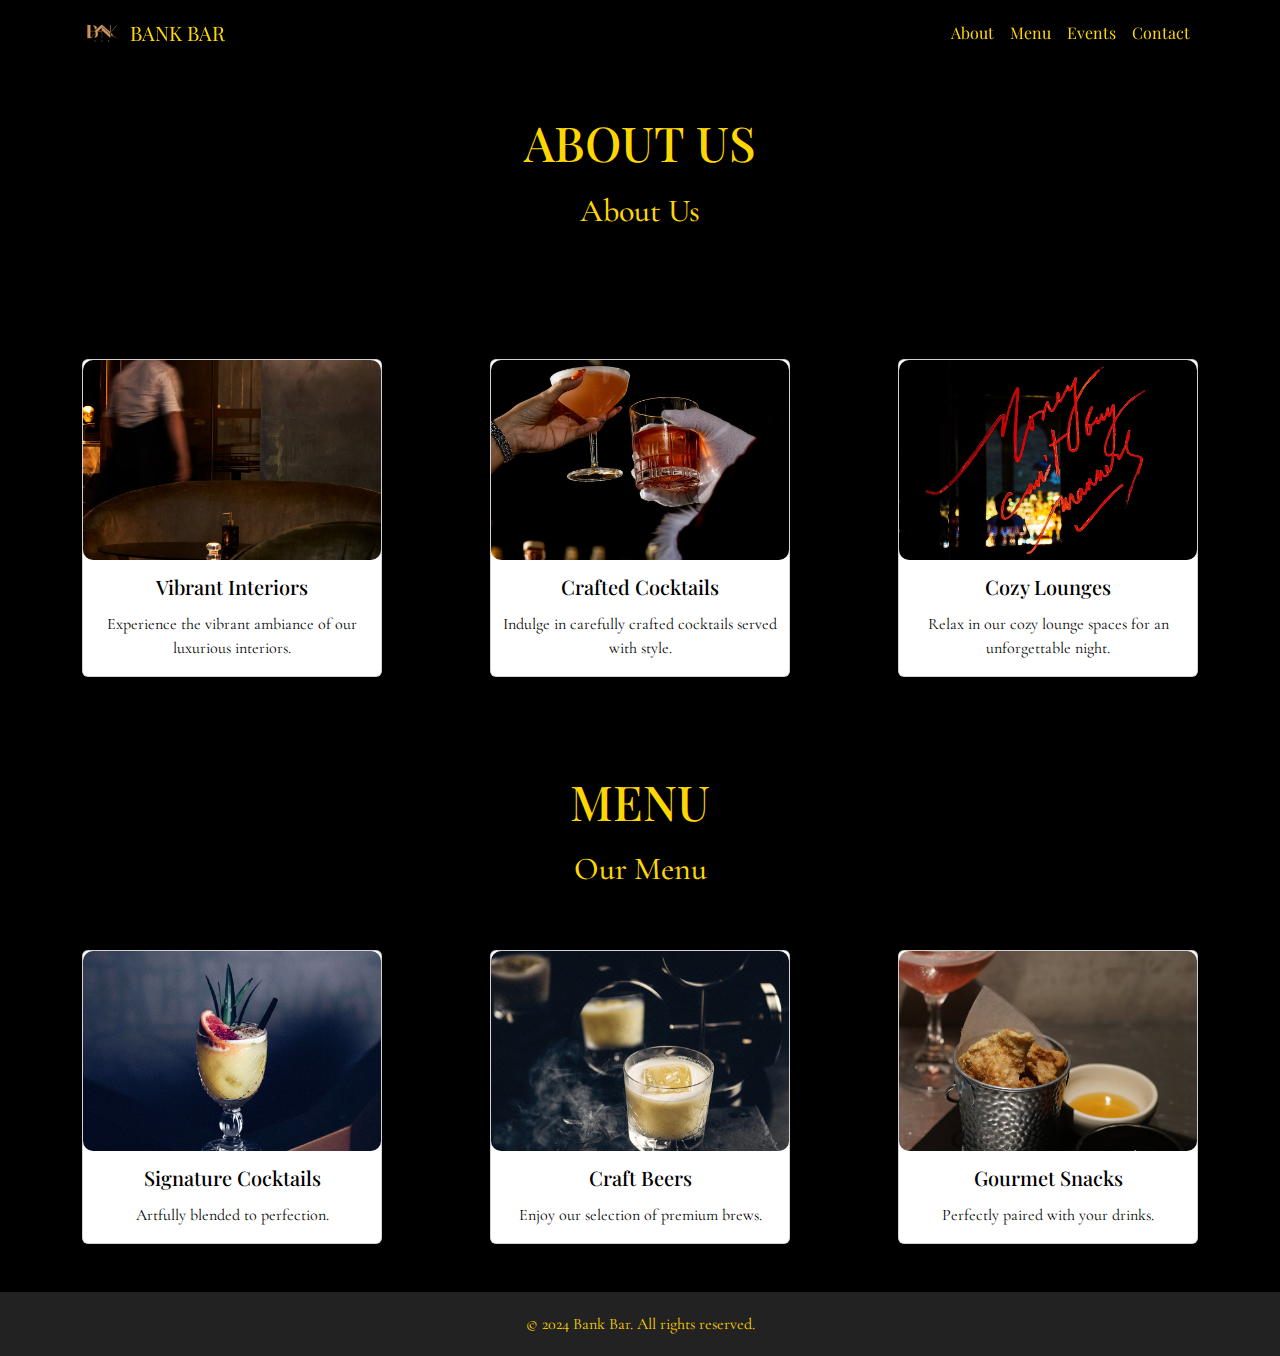
<file: pages/About/index.html>
<!DOCTYPE html>
<html lang="en">
<head>
  <meta charset="UTF-8">
  <meta name="viewport" content="width=device-width, initial-scale=1.0">
  <title>About & Menu</title>
  <link href="https://cdn.jsdelivr.net/npm/bootstrap@5.3.0-alpha1/dist/css/bootstrap.min.css" rel="stylesheet">
  <link href="https://fonts.googleapis.com/css2?family=Playfair+Display:wght@400;700&family=Cormorant+Garamond:wght@300;400;700&display=swap" rel="stylesheet">
  <link rel="stylesheet" href="../About/assets/css/ABOUT.css"> <!-- Link to external CSS file -->
</head>
<body>
  <nav class="navbar navbar-expand-lg">
    <div class="container">
      <a class="navbar-brand d-flex align-items-center" href="index.html">
        <img src="assets/img/BANKLOGO.png" alt="Bank Bar Logo" class="me-2" style="height: 40px;">
        BANK BAR
      </a>
      <button class="navbar-toggler" type="button" data-bs-toggle="collapse" data-bs-target="#navbarNav">
        <span class="navbar-toggler-icon"></span>
      </button>
      <div class="collapse navbar-collapse" id="navbarNav">
        <ul class="navbar-nav ms-auto">
          <li class="nav-item"><a class="nav-link" href="index.html">About</a></li>
          <li class="nav-item"><a class="nav-link" href="index.html">Menu</a></li>
          <li class="nav-item"><a class="nav-link" href="../Events and Contact/index.html">Events</a></li>
          <li class="nav-item"><a class="nav-link" href="../Events and Contact/index.html">Contact</a></li>
        </ul>
      </div>
    </div>
  </nav>

  <section id="about" class="py-5">
    <h1>About Us</h1>
    <div class="container">
      <h2 class="text-center">About Us</h2>
      <h3 class="text-center">A top shelf drinking den, or so we'd like to think.<br>By @themomentgroup<br>Hours: Tues-Sat, 5PM-1AM</h3>
      <div class="button-container">
        <div class="card">
          <img src="assets/img/P1.jpg" class="img-fluid">
          <h3>Vibrant Interiors</h3>
          <p>Experience the vibrant ambiance of our luxurious interiors.</p>
        </div>
        <div class="card">
          <img src="assets/img/P2.jpg" class="img-fluid">
          <h3>Crafted Cocktails</h3>
          <p>Indulge in carefully crafted cocktails served with style.</p>
        </div>
        <div class="card">
          <img src="assets/img/P3.jpg" class="img-fluid">
          <h3>Cozy Lounges</h3>
          <p>Relax in our cozy lounge spaces for an unforgettable night.</p>
        </div>
      </div>
    </div>
  </section>

  <section id="menu" class="py-5">
    <h1>Menu</h1>
    <div class="container">
      <h2 class="text-center">Our Menu</h2>
      <h3 class="text-center">Explore our wide range of drinks and dishes.</h3>
      <div class="button-container">
        <div class="card">
          <img src="assets/img/C1.jpg" class="img-fluid">
          <h3>Signature Cocktails</h3>
          <p>Artfully blended to perfection.</p>
        </div>
        <div class="card">
          <img src="assets/img/B1.jpg" class="img-fluid">
          <h3>Craft Beers</h3>
          <p>Enjoy our selection of premium brews.</p>
        </div>
        <div class="card">
          <img src="assets/img/S1.jpg" class="img-fluid">
          <h3>Gourmet Snacks</h3>
          <p>Perfectly paired with your drinks.</p>
        </div>
      </div>
    </div>
  </section>

  <footer class="footer text-center">
    <p>&copy; 2024 Bank Bar. All rights reserved.</p>
  </footer>

  <script src="https://cdn.jsdelivr.net/npm/@popperjs/core@2.9.3/dist/umd/popper.min.js"></script>
  <script src="https://cdn.jsdelivr.net/npm/bootstrap@5.3.0-alpha1/dist/js/bootstrap.min.js"></script>
</body>
</html>
</file>
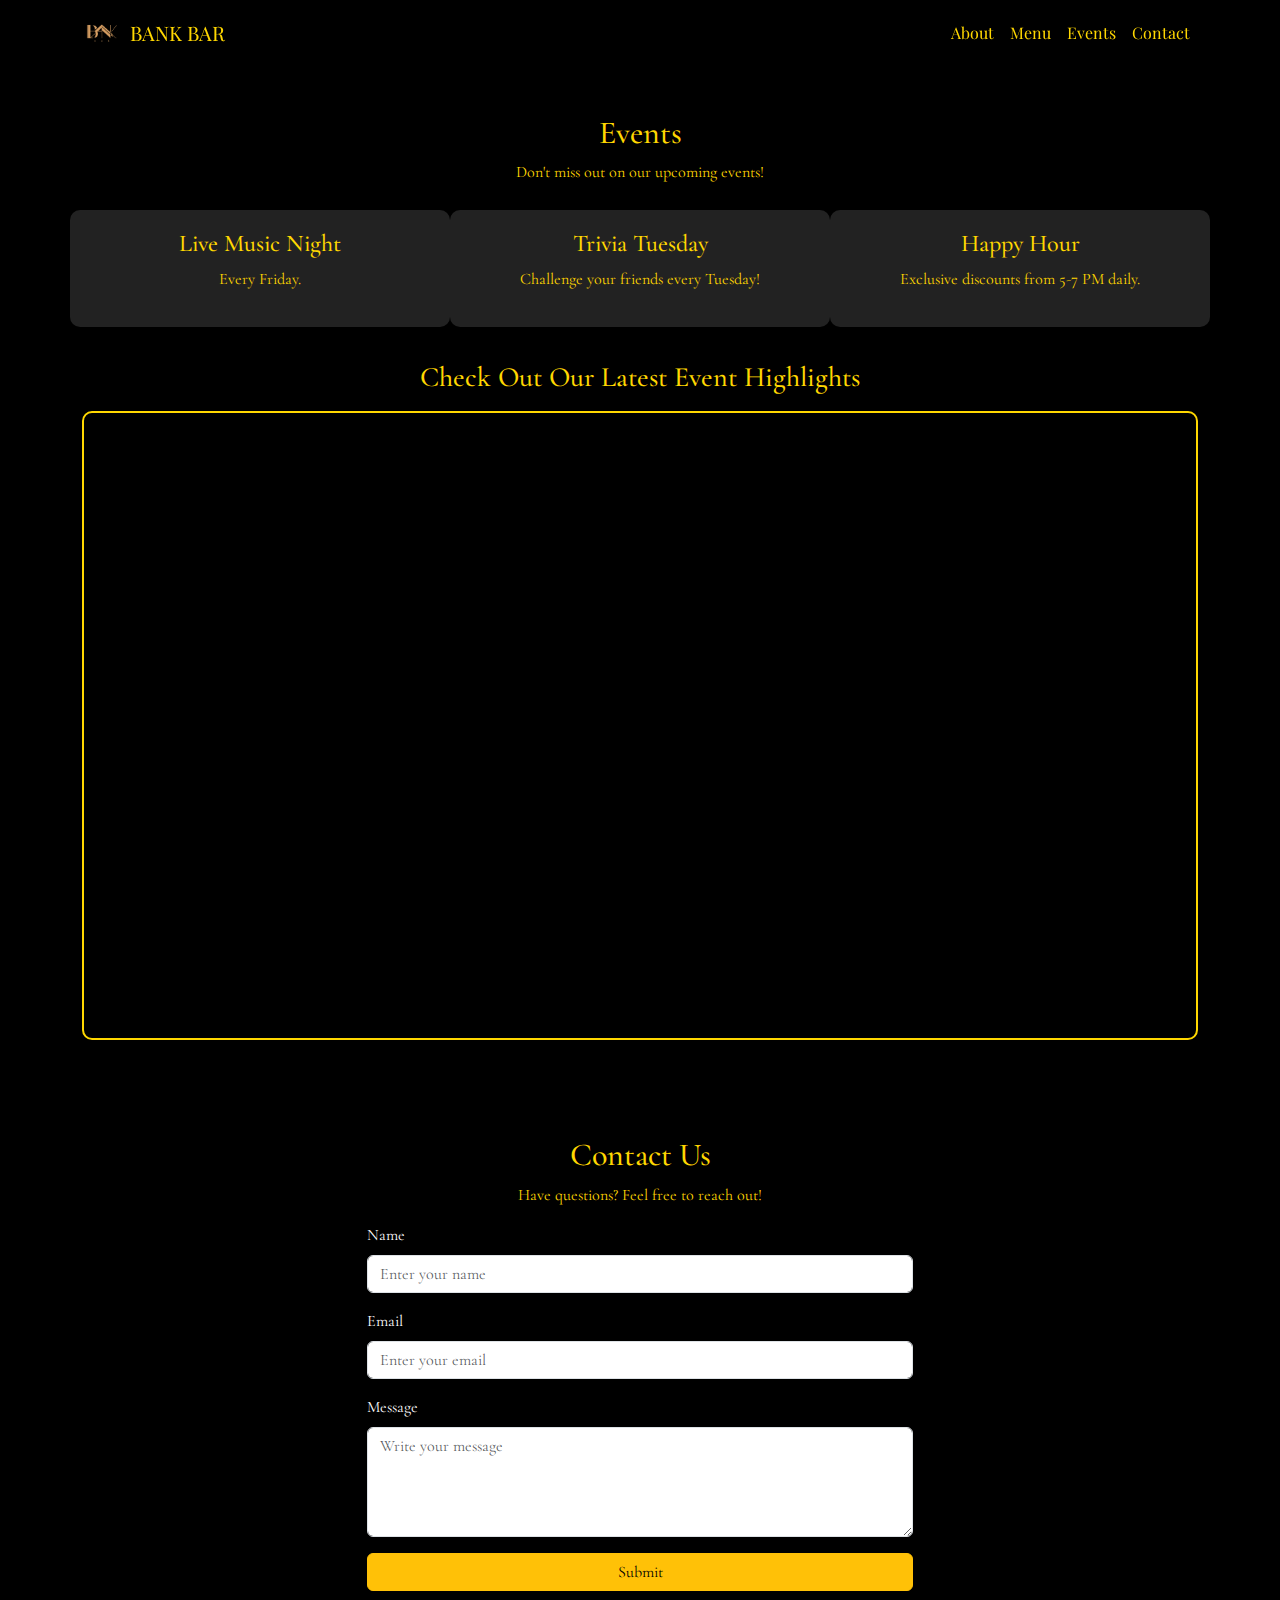
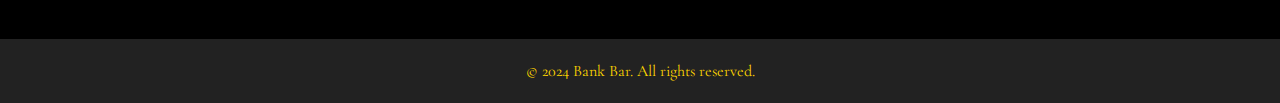
<file: pages/Events and Contact/index.html>
<!DOCTYPE html>
<html lang="en">
<head>
  <meta charset="UTF-8">
  <meta name="viewport" content="width=device-width, initial-scale=1.0">
  <title>Events & Contact</title>
  <link href="https://cdn.jsdelivr.net/npm/bootstrap@5.3.0-alpha1/dist/css/bootstrap.min.css" rel="stylesheet">
  <link href="https://fonts.googleapis.com/css2?family=Playfair+Display:wght@400;700&family=Cormorant+Garamond:wght@300;400;700&display=swap" rel="stylesheet">
  <link rel="stylesheet" href="../Events and Contact/assets/css/EVENTS.css"> <!-- Link to external CSS file -->
</head>
<body>
  <nav class="navbar navbar-expand-lg">
    <div class="container">
      <a class="navbar-brand d-flex align-items-center" href="index.html">
        <img src="assets/img/BANKLOGO.png" alt="Bank Bar Logo" class="me-2" style="height: 40px;">
        BANK BAR
      </a>
      <button class="navbar-toggler" type="button" data-bs-toggle="collapse" data-bs-target="#navbarNav">
        <span class="navbar-toggler-icon"></span>
      </button>
      <div class="collapse navbar-collapse" id="navbarNav">
        <ul class="navbar-nav ms-auto">
          <li class="nav-item"><a class="nav-link" href="../../pages/About/index.html">About</a></li>
          <li class="nav-item"><a class="nav-link" href="../../pages/About/index.html">Menu</a></li>
          <li class="nav-item"><a class="nav-link" href="events_contact.html">Events</a></li>
          <li class="nav-item"><a class="nav-link" href="#contact">Contact</a></li>
        </ul>
      </div>
    </div>
  </nav>

  <section id="events" class="py-5">
    <div class="container">
      <h2 class="text-center">Events</h2>
      <p class="text-center">Don't miss out on our upcoming events!</p>
      <div class="row">
        <div class="col-md-4 text-center">
          <h4>Live Music Night</h4>
          <p>Every Friday.</p>
        </div>
        <div class="col-md-4 text-center">
          <h4>Trivia Tuesday</h4>
          <p>Challenge your friends every Tuesday!</p>
        </div>
        <div class="col-md-4 text-center">
          <h4>Happy Hour</h4>
          <p>Exclusive discounts from 5-7 PM daily.</p>
        </div>
      </div>
    </div>
    <div class="container mt-4">
      <h3 class="text-center">Check Out Our Latest Event Highlights</h3>
      <div class="ratio ratio-16x9 mt-3">
        <iframe
        src="https://www.youtube.com/embed/0MOwdAvx3Kk"
        title="SMISKI"
        allow="accelerometer; autoplay; clipboard-write; encrypted-media; gyroscope; picture-in-picture"
        allowfullscreen>
      </iframe>
      </div>
    </div>
  </section>

  <section id="contact" class="py-5">
    <div class="container">
      <h2 class="text-center">Contact Us</h2>
      <p class="text-center">Have questions? Feel free to reach out!</p>
      <div class="row justify-content-center">
        <div class="col-md-6">
          <form>
            <div class="mb-3">
              <label for="name" class="form-label">Name</label>
              <input type="text" class="form-control" id="name" placeholder="Enter your name">
            </div>
            <div class="mb-3">
              <label for="email" class="form-label">Email</label>
              <input type="email" class="form-control" id="email" placeholder="Enter your email">
            </div>
            <div class="mb-3">
              <label for="message" class="form-label">Message</label>
              <textarea class="form-control" id="message" rows="4" placeholder="Write your message"></textarea>
            </div>
            <button type="submit" class="btn btn-warning w-100">Submit</button>
          </form>
        </div>
      </div>
    </div>
  </section>

  <footer class="footer text-center">
    <p>&copy; 2024 Bank Bar. All rights reserved.</p>
  </footer>

  <script src="https://cdn.jsdelivr.net/npm/@popperjs/core@2.9.3/dist/umd/popper.min.js"></script>
  <script src="https://cdn.jsdelivr.net/npm/bootstrap@5.3.0-alpha1/dist/js/bootstrap.min.js"></script>
</body>
</html>
</file>
<file: pages/About/assets/css/ABOUT.css>
body {
    background-color: #000;
    color: #fff;
    font-family: 'Cormorant Garamond', serif;
  }
  
  h1 {
    color: #FFD700;
    font-family: 'Playfair Display', serif;
    font-size: 3rem;
    text-align: center;
    margin-bottom: 20px;
    text-transform: uppercase;
  }
  
  h2 {
    color: #FFD700;
  }
  
  h3 {
    color: #000000;
  }
  
  p {
    color: #000000;
  }
  
  .navbar {
    backdrop-filter: blur(10px);
    background: rgba(0, 0, 0, 0.8);
  }
  
  .navbar-brand, .nav-link {
    color: #FFD700 !important;
    font-family: 'Playfair Display', serif;
  }
  
  .button-container {
    display: flex;
    gap: 20px;
    margin-top: 20px;
    justify-content: space-between;
  }
  
  .button-container .card {
    flex: 1;
    max-width: 300px;
    text-align: center;
    color: #FFD700;
    overflow: hidden;
  }
  
  .button-container h3 {
    margin-top: 15px;
    font-size: 1.25rem;
    font-family: 'Playfair Display', serif;
  }
  
  .button-container p {
    margin-top: 5px;
    font-size: 1rem;
  }
  
  .button-container img {
    width: 100%;
    height: 200px;
    object-fit: cover;
    border-radius: 10px;
    transition: transform 0.3s ease;
  }
  
  .button-container img:hover {
    transform: scale(1.1);
  }
  
  footer {
    background-color: #222;
    padding: 20px 0;
  }
  
  footer p {
    margin: 0;
    color: #FFD700;
  }
</file>
<file: pages/Events and Contact/assets/css/EVENTS.css>
body {
    background-color: #000;
    color: #fff;
    font-family: 'Cormorant Garamond', serif;
  }
  
  h2, h3, h4, p {
    color: #FFD700;
  }
  
  .navbar {
    backdrop-filter: blur(10px);
    background: rgba(0, 0, 0, 0.8);
  }
  
  .navbar-brand, .nav-link {
    color: #FFD700 !important;
    font-family: 'Playfair Display', serif;
  }
  
  #events .row > div {
    background-color: #222;
    padding: 20px;
    margin: 10px 0;
    border-radius: 10px;
  }
  
  footer {
    background-color: #222;
    padding: 20px 0;
  }
  
  footer p {
    margin: 0;
    color: #FFD700;
  }
  
  .ratio {
    border: 2px solid #FFD700;
    border-radius: 10px;
    overflow: hidden;
  }
</file>
